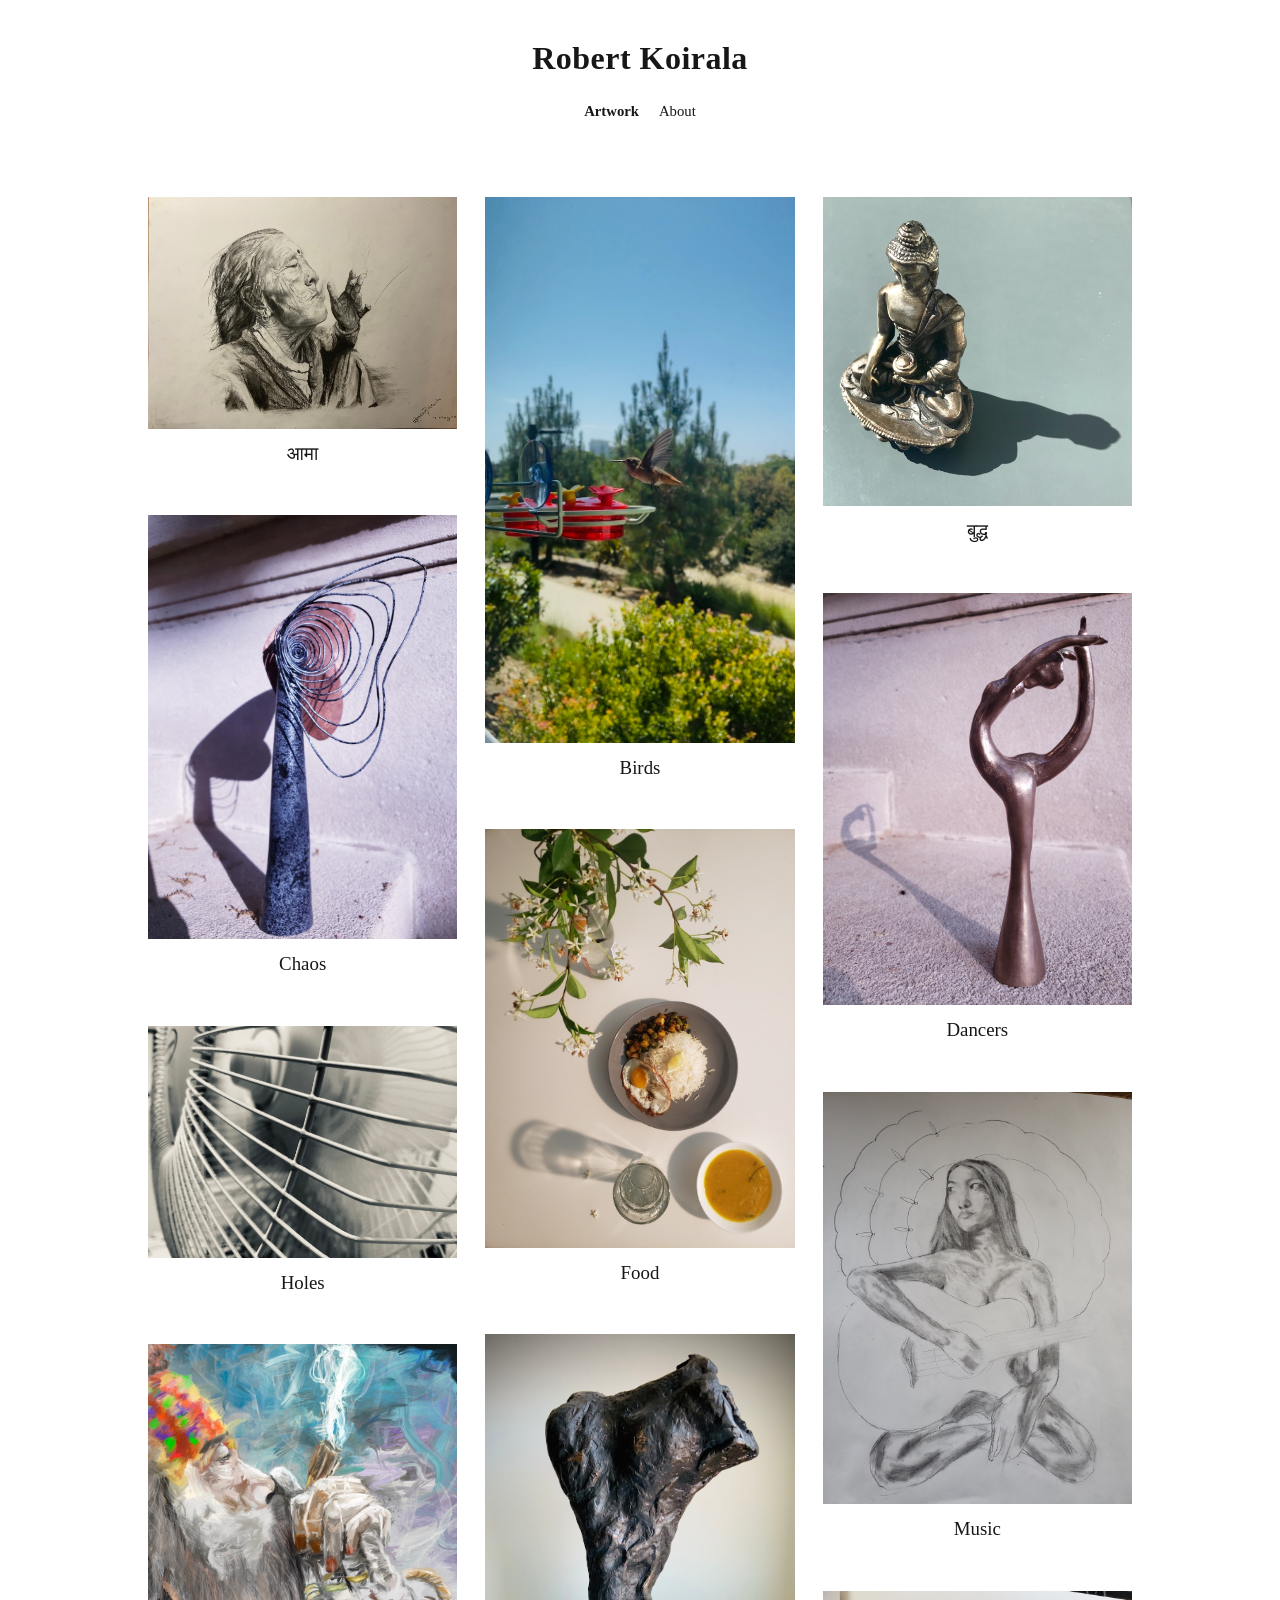
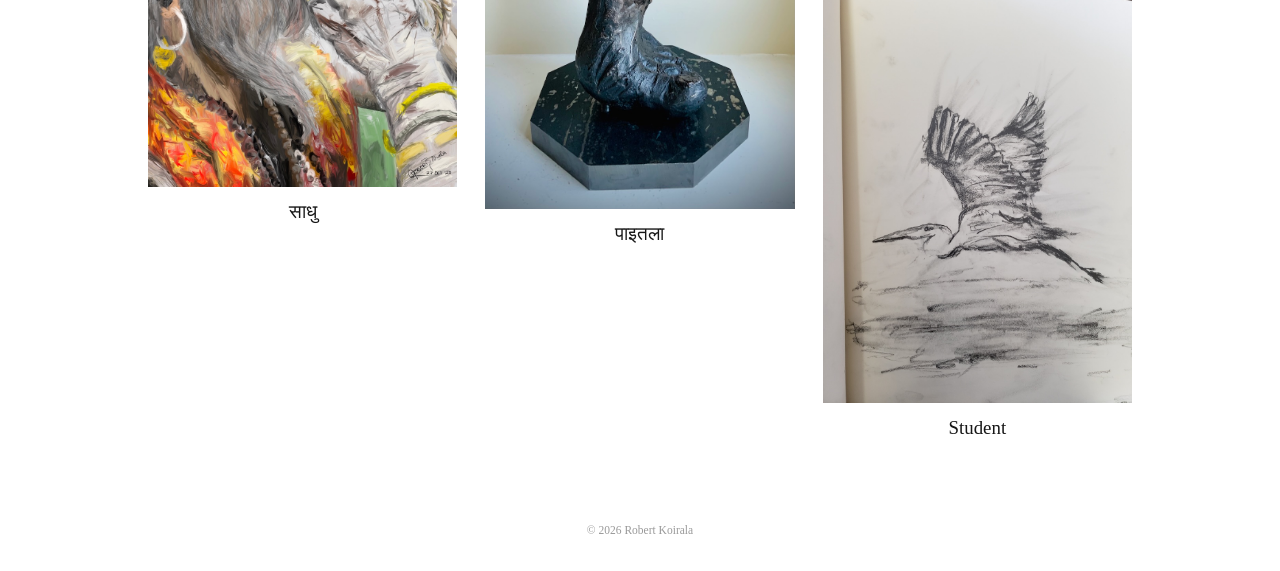
<file: index.html>
<!doctype html>
<html lang="en">
<head>
  <meta charset="utf-8">

  <meta
    name="viewport"
    content="width=device-width, initial-scale=1"
  >

  <meta
    name="description"
    content="Art portfolio of Robert Koirala."
  >

  <title>Robert Koirala</title>

  <link rel="stylesheet" href="./styles.css">
</head>

<body>
  <div class="site-shell">

    <header class="site-header">
      <a class="site-title" href="./">
        Robert Koirala
      </a>
    </header>

    <main>
      <div class="project-grid">

        <a
          class="project-card"
          href="./aama/"
        >
          <img
            src="./images/aama/cover.jpg"
            alt="Selected work from the project aama"
            loading="lazy"
          >
          <h2>आमा</h2>
        </a>

        <a
          class="project-card"
          href="./birds/"
        >
          <img
            src="./images/birds/cover.jpg"
            alt="Selected work from the project Birds"
            loading="lazy"
          >
          <h2>Birds</h2>
        </a>

        <a
          class="project-card"
          href="./buddha/"
        >
          <img
            src="./images/buddha/cover.jpg"
            alt="Selected work from the project बुद्ध"
            loading="lazy"
          >
          <h2 lang="sa">बुद्ध</h2>
        </a>

        <a
          class="project-card"
          href="./chaos/"
        >
          <img
            src="./images/chaos/cover.jpg"
            alt="Selected work from the project Chaos"
            loading="lazy"
          >
          <h2>Chaos</h2>
        </a>

        <a
          class="project-card"
          href="./dancers/"
        >
          <img
            src="./images/dancers/cover.jpg"
            alt="Selected work from the project dancers"
            loading="lazy"
          >
          <h2>Dancers</h2>
        </a>

        <a
          class="project-card"
          href="./food/"
        >
          <img
            src="./images/food/cover.jpg"
            alt="Selected work from the project food"
            loading="lazy"
          >
          <h2>Food</h2>
        </a>

        <a
          class="project-card"
          href="./holes/"
        >
          <img
            src="./images/holes/cover.jpg"
            alt="Selected work from the project holes"
            loading="lazy"
          >
          <h2>Holes</h2>
        </a>

        <a
          class="project-card"
          href="./music/"
        >
          <img
            src="./images/music/cover.jpg"
            alt="Selected work from the project music"
            loading="lazy"
          >
          <h2>Music</h2>
        </a>

        <a
          class="project-card"
          href="./पाइतला/"
        >
          <img
            src="./images/paitala/cover.jpg"
            alt="Selected work from the project paitala"
            loading="lazy"
          >
          <h2>पाइतला</h2>
        </a>

        <a
          class="project-card"
          href="./sadhu/"
        >
          <img
            src="./images/sadhu/cover.jpg"
            alt="Selected work from the project sadhu"
            loading="lazy"
          >
          <h2>साधु</h2>
        </a>

        <a
          class="project-card"
          href="./student/"
        >
          <img
            src="./images/student/cover.jpg"
            alt="Selected work from the project Student"
            loading="lazy"
          >
          <h2>Student</h2>
        </a>

      </div>
    </main>

  </div>
  <script src="./site.js"></script>
</body>
</html>
</file>
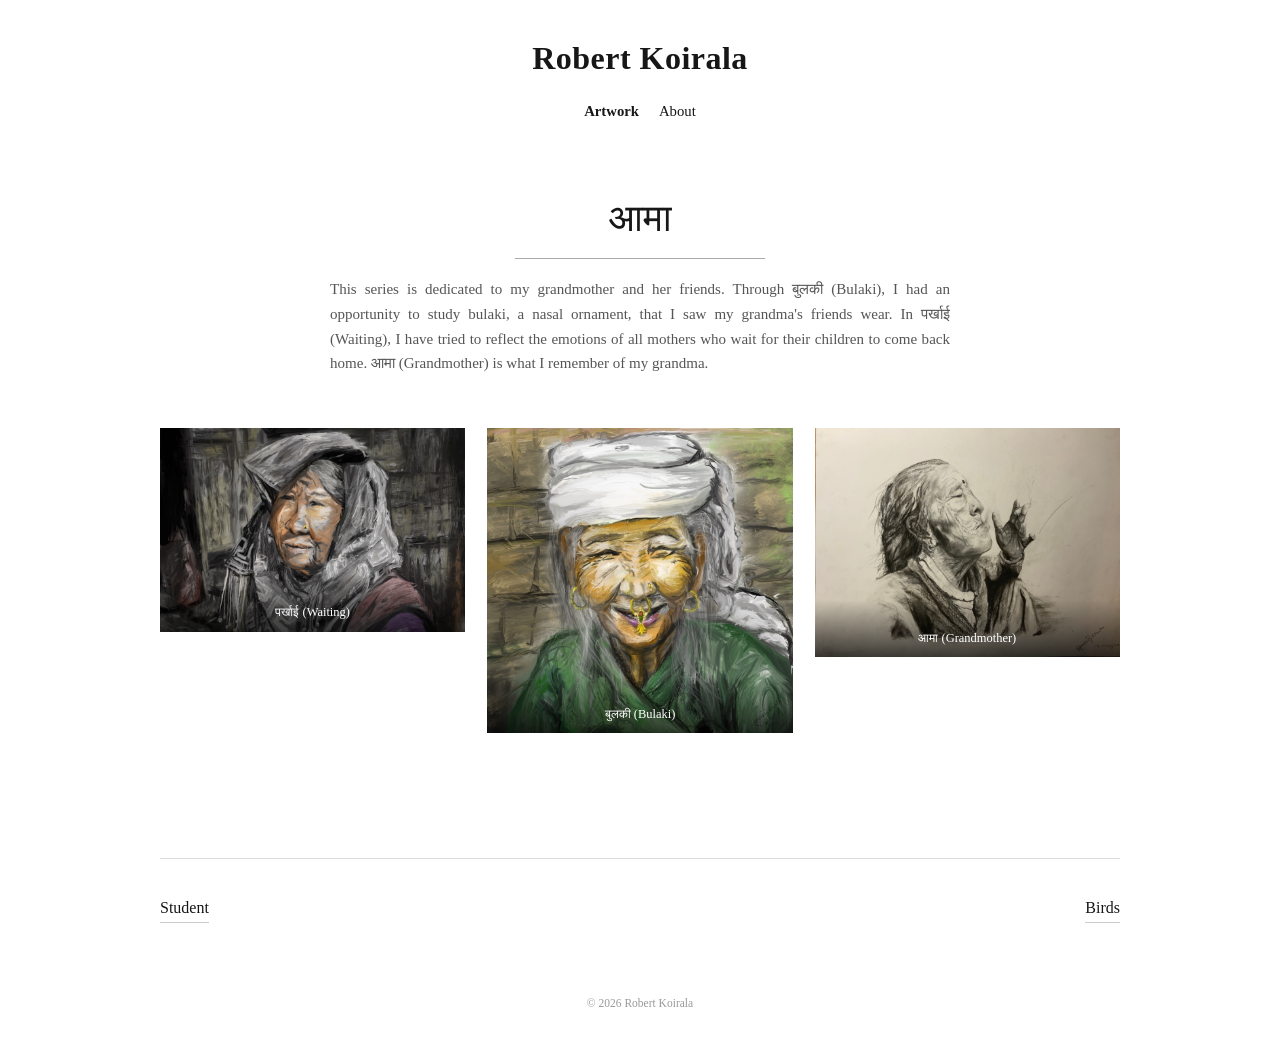
<file: aama/index.html>
<!doctype html>
<html lang="en">
<head>
  <meta charset="utf-8">

  <meta
    name="viewport"
    content="width=device-width, initial-scale=1"
  >

  <meta
    name="description"
    content="Aama, an art project by Robert Koirala."
  >

  <title>Aama — Robert Koirala</title>

  <link rel="stylesheet" href="../styles.css">
</head>

<body>
  <div class="site-shell">

    <header class="site-header">
      <a class="site-title" href="../">
        Robert Koirala
      </a>
    </header>

    <main>
      <header class="project-header">

        <h1 class="project-title" lang="sa">आमा</h1>

        <p class="project-description">
          This series is dedicated to my grandmother and her friends. Through बुलकी (Bulaki), I had an opportunity to study bulaki, a nasal ornament, that I saw my grandma's friends wear. In पर्खाई (Waiting), I have tried to reflect the emotions of all mothers who wait for their children to come back home. आमा (Grandmother) is what I remember of my grandma.
        </p>

      </header>

      <div class="gallery">


        <figure>
          <img
            src="../images/aama/01.jpg"
            alt="First photograph from the Aama project"
          >
          <figcaption>पर्खाई (Waiting)</figcaption>
        </figure>

        <figure>
          <img
            src="../images/aama/02.jpg"
            alt="Second photograph from the Aama project"
            loading="lazy"
          >
          <figcaption>बुलकी (Bulaki)</figcaption>
        </figure>

        <figure>
          <img
            src="../images/aama/03.jpg"
            alt="Third photograph from the Aama project"
            loading="lazy"
          >
          <figcaption>आमा (Grandmother)</figcaption>
        </figure>

      </div>

    </main>

  </div>
  <script src="../site.js"></script>
</body>
</html>
</file>
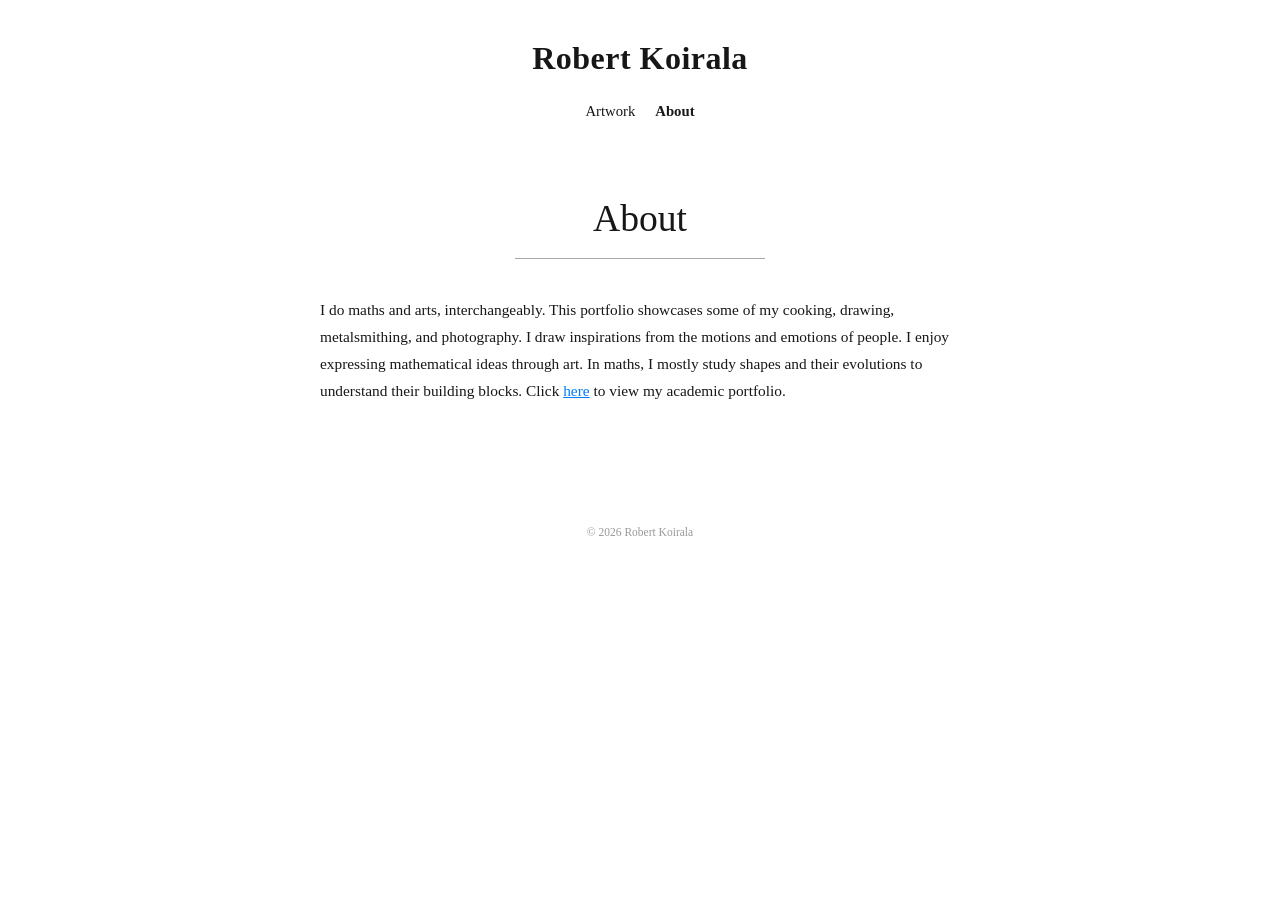
<file: about/index.html>
<!doctype html>
<html lang="en">
<head>
  <meta charset="utf-8">

  <meta
    name="viewport"
    content="width=device-width, initial-scale=1"
  >

  <meta
    name="description"
    content="About Robert Koirala."
  >

  <title>About — Robert Koirala</title>

  <link rel="stylesheet" href="../styles.css">
</head>

<body class="about-page">
  <div class="site-shell">

    <header class="site-header">
      <a class="site-title" href="../">
        Robert Koirala
      </a>
    </header>

    <main class="about">
      <h1 class="about-title">About</h1>

      <div class="about-content">
        <p>
          I do maths and arts, interchangeably. This portfolio showcases some of my cooking, drawing, metalsmithing, and photography. I draw inspirations from the motions and emotions of people. I enjoy expressing mathematical ideas through art. In maths, I mostly study shapes and their evolutions to understand their building blocks. Click <a href="https://robertkoirala.github.io/" style="color: #007bff; text-decoration: underline;">here</a> to view my academic portfolio.
        </p>
      </div>
    </main>

  </div>
  <script src="../site.js"></script>
</body>
</html>
</file>
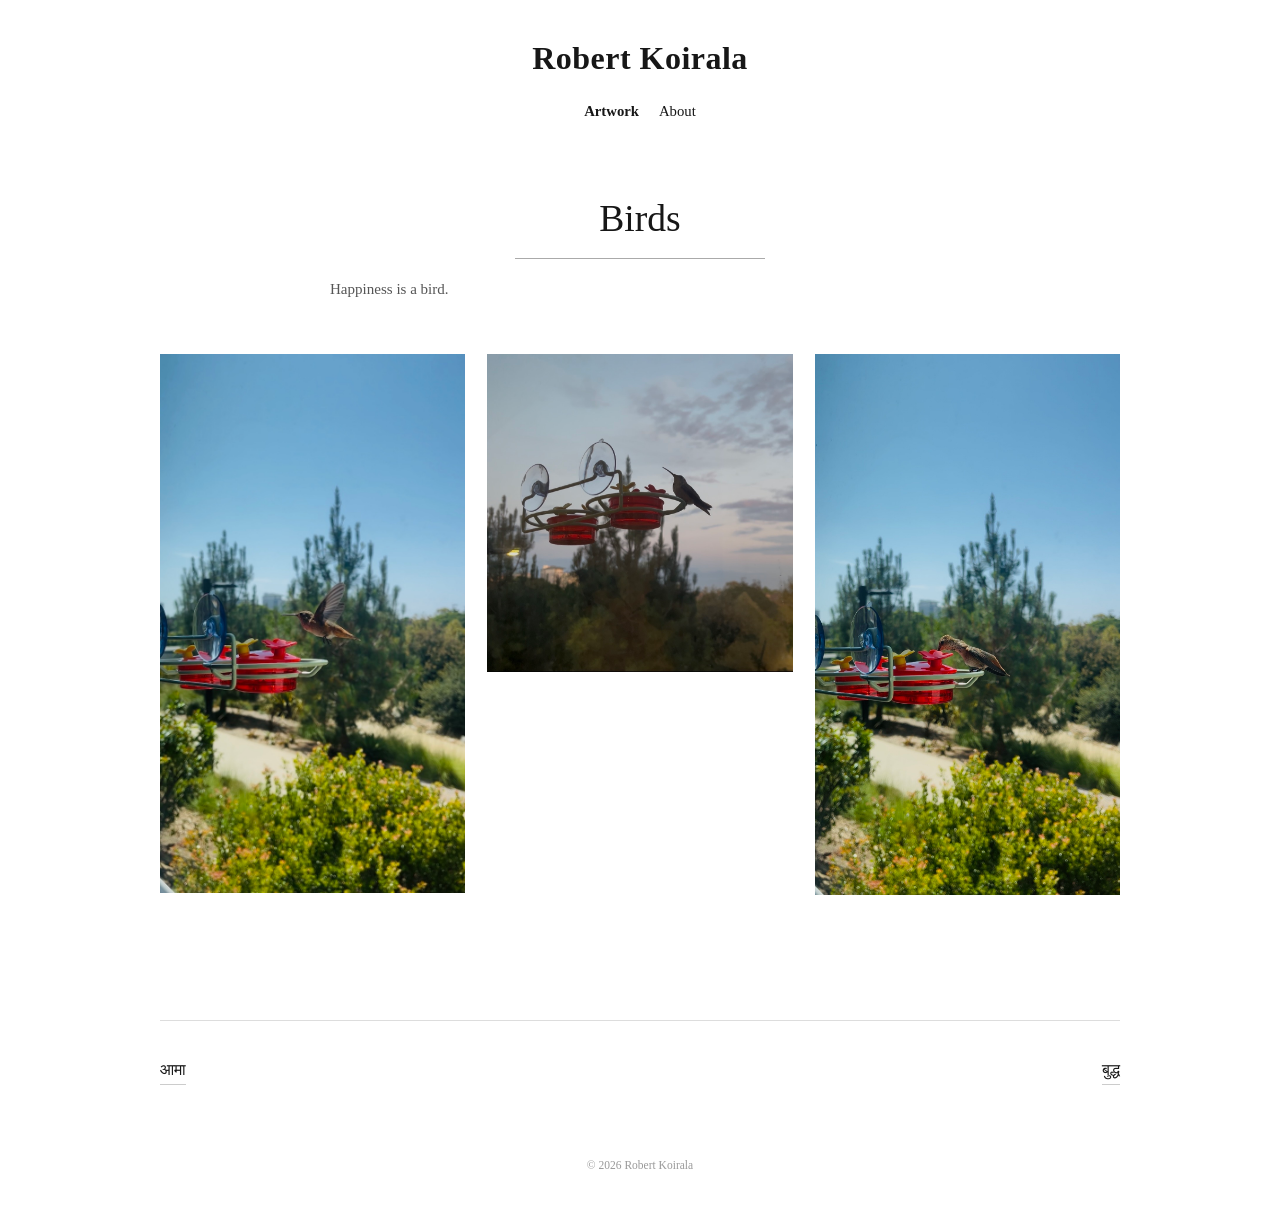
<file: birds/index.html>
<!doctype html>
<html lang="en">
<head>
  <meta charset="utf-8">

  <meta
    name="viewport"
    content="width=device-width, initial-scale=1"
  >

  <meta
    name="description"
    content="Birds, an art project by Robert Koirala."
  >

  <title>Birds — Robert Koirala</title>

  <link rel="stylesheet" href="../styles.css">
</head>

<body>
  <div class="site-shell">

    <header class="site-header">
      <a class="site-title" href="../">
        Robert Koirala
      </a>
    </header>

    <main>
      <header class="project-header">

        <h1 class="project-title">Birds</h1>

        <p class="project-description">
          Happiness is a bird.
        </p>

      </header>

      <div class="gallery">


        <figure>
          <img
            src="../images/birds/01.jpg"
            alt="First photograph from the Birds project"
          >
        </figure>

        <figure>
          <img
            src="../images/birds/02.jpg"
            alt="Second photograph from the Birds project"
            loading="lazy"
          >
        </figure>

        <figure>
          <img
            src="../images/birds/03.jpg"
            alt="Third photograph from the Birds project"
            loading="lazy"
          >
        </figure>

      </div>

    </main>

  </div>
  <script src="../site.js"></script>
</body>
</html>
</file>
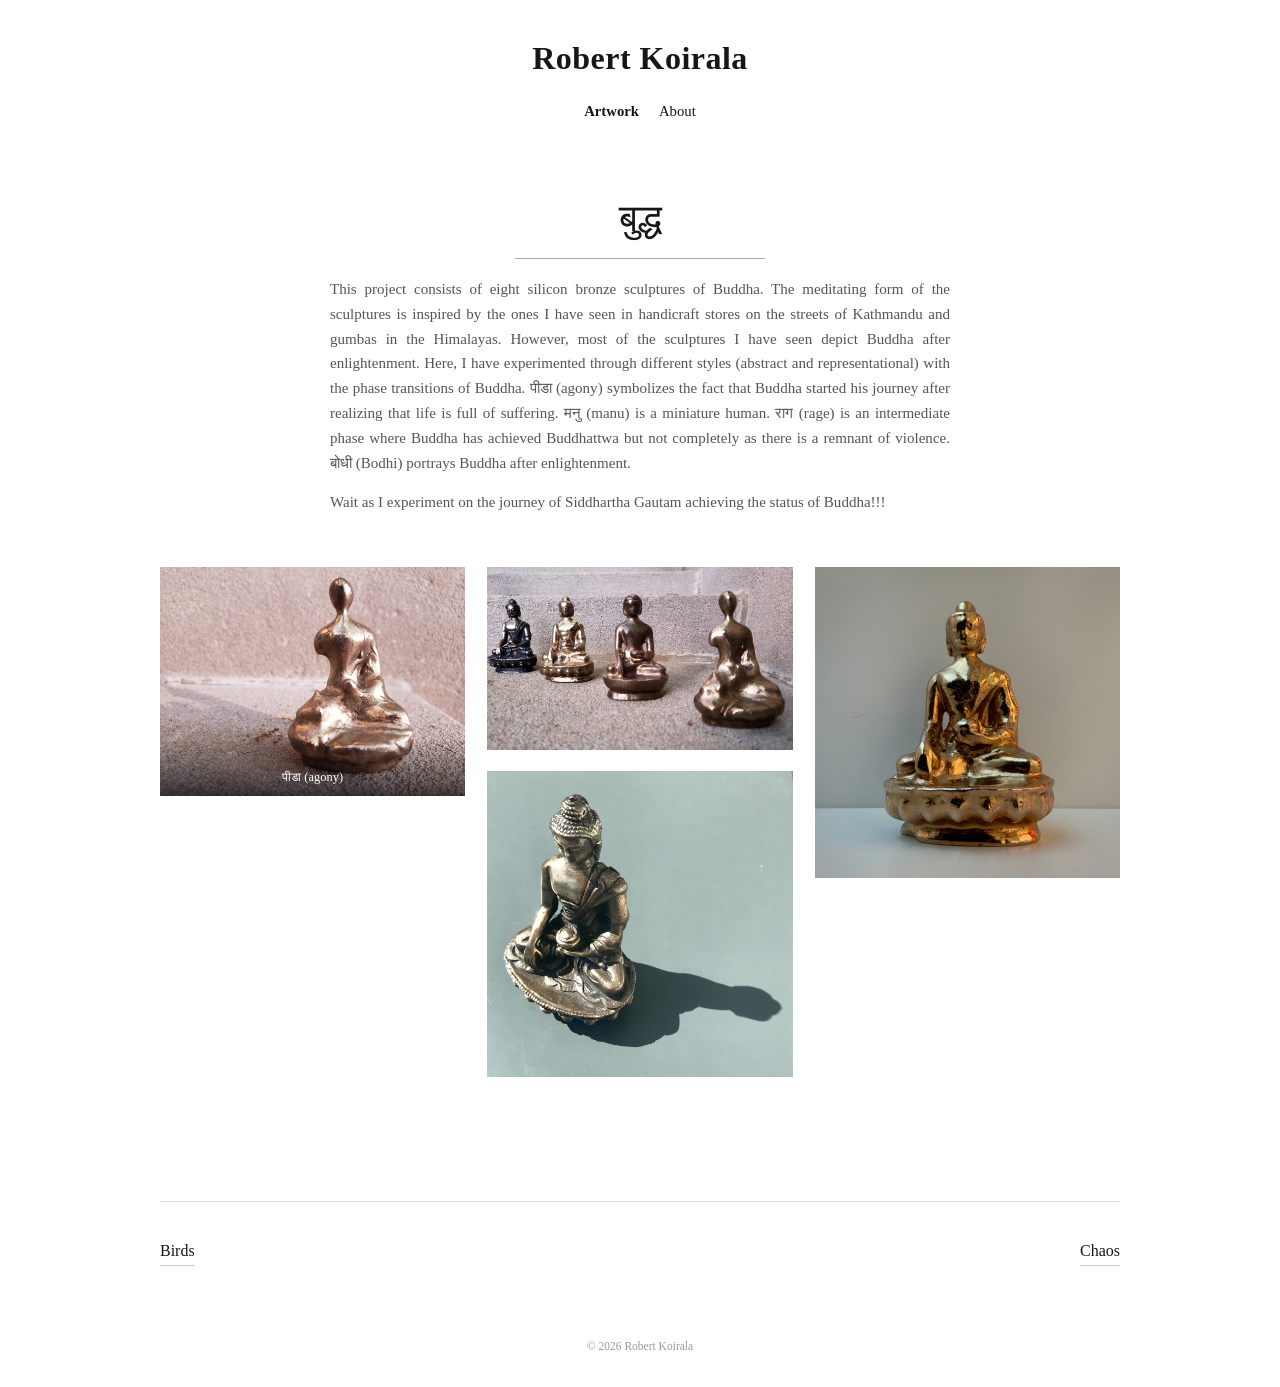
<file: buddha/index.html>
<!doctype html>
<html lang="en">
<head>
  <meta charset="utf-8">

  <meta
    name="viewport"
    content="width=device-width, initial-scale=1"
  >

  <meta
    name="description"
    content="Buddha, an art project by Robert Koirala."
  >

  <title>Buddha — Robert Koirala</title>

  <link rel="stylesheet" href="../styles.css">
</head>

<body>
  <div class="site-shell">

    <header class="site-header">
      <a class="site-title" href="../">
        Robert Koirala
      </a>
    </header>

    <main>
      <header class="project-header">

        <h1 class="project-title" lang="sa">बुद्ध</h1>

        <div class="project-description">
          <p>
            This project consists of eight silicon bronze sculptures of Buddha. The meditating form of the sculptures is inspired by the ones I have seen in handicraft stores on the streets of Kathmandu and gumbas in the Himalayas. However, most of the sculptures I have seen depict Buddha after enlightenment. Here, I have experimented through different styles (abstract and representational) with the phase transitions of Buddha. पीडा (agony) symbolizes the fact that Buddha started his journey after realizing that life is full of suffering. मनु (manu) is a miniature human. राग (rage) is an intermediate phase where Buddha has achieved Buddhattwa but not completely as there is a remnant of violence. बोधी (Bodhi) portrays Buddha after enlightenment.
          </p>

          <p>
            Wait as I experiment on the journey of Siddhartha Gautam achieving the status of Buddha!!!
          </p>
        </div>

      </header>

      <div class="gallery">


        <figure>
          <img
            src="../images/buddha/01.jpg"
            alt="First photograph from the Buddha project"
          >
          <figcaption>पीडा (agony)</figcaption>
        </figure>

        <figure>
          <img
            src="../images/buddha/02.jpg"
            alt="Second photograph from the Buddha project"
            loading="lazy"
          >
        </figure>

        <figure>
          <img
            src="../images/buddha/03.jpg"
            alt="Third photograph from the Buddha project"
            loading="lazy"
          >
        </figure>

        <figure>
          <img
            src="../images/buddha/04.jpg"
            alt="Fourth photograph from the Buddha project"
            loading="lazy"
          >
        </figure>

      </div>

    </main>

  </div>
  <script src="../site.js"></script>
</body>
</html>
</file>
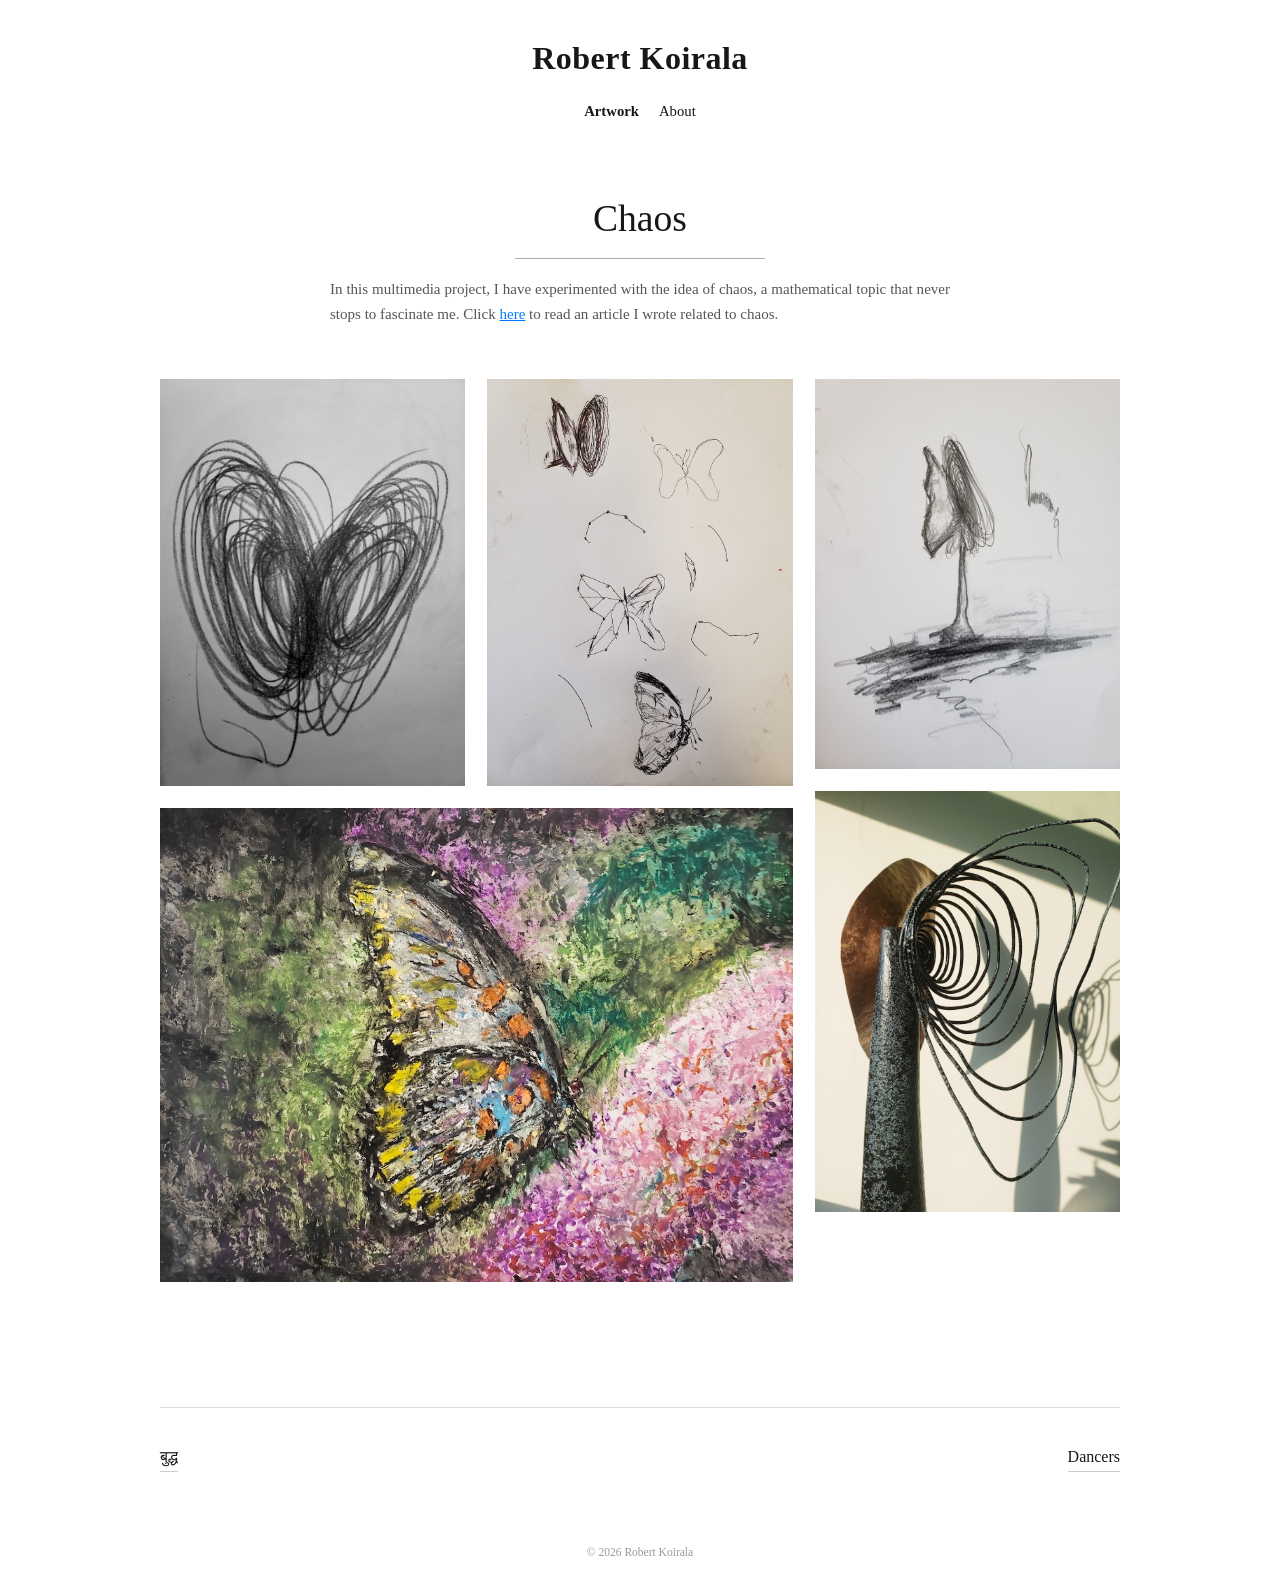
<file: chaos/index.html>
<!doctype html>
<html lang="en">
<head>
  <meta charset="utf-8">

  <meta
    name="viewport"
    content="width=device-width, initial-scale=1"
  >

  <meta
    name="description"
    content="Chaos, an art project by Robert Koirala."
  >

  <title>Chaos — Robert Koirala</title>

  <link rel="stylesheet" href="../styles.css">
</head>

<body>
  <div class="site-shell">

    <header class="site-header">
      <a class="site-title" href="../">
        Robert Koirala
      </a>
    </header>

    <main>
      <header class="project-header">

        <h1 class="project-title">Chaos</h1>

        <p class="project-description">
          In this multimedia project, I have experimented with the idea of chaos, a mathematical topic that never stops to fascinate me. Click <a href="https://thetech.com/2021/02/04/fractals-broccoli" style="color: #007bff; text-decoration: underline;">here</a> to read an article I wrote related to chaos.
        </p>

      </header>

      <div class="gallery">


        <figure>
          <img
            src="../images/chaos/01.jpg"
            alt="First photograph from the Chaos project"
          >
        </figure>

        <figure>
          <img
            src="../images/chaos/02.jpg"
            alt="Second photograph from the Chaos project"
            loading="lazy"
          >
        </figure>

        <figure>
          <img
            src="../images/chaos/03.jpg"
            alt="Third photograph from the Chaos project"
            loading="lazy"
          >
        </figure>

        <figure>
          <img
            src="../images/chaos/04.jpg"
            alt="Fourth photograph from the Chaos project"
            loading="lazy"
          >
        </figure>

        

        <figure class="gallery-item--wide">
          <img
            src="../images/chaos/05.jpg"
            alt="Fifth photograph from the Chaos project"
            loading="lazy"
          >
        </figure>

      </div>

    </main>

  </div>
  <script src="../site.js"></script>
</body>
</html>
</file>
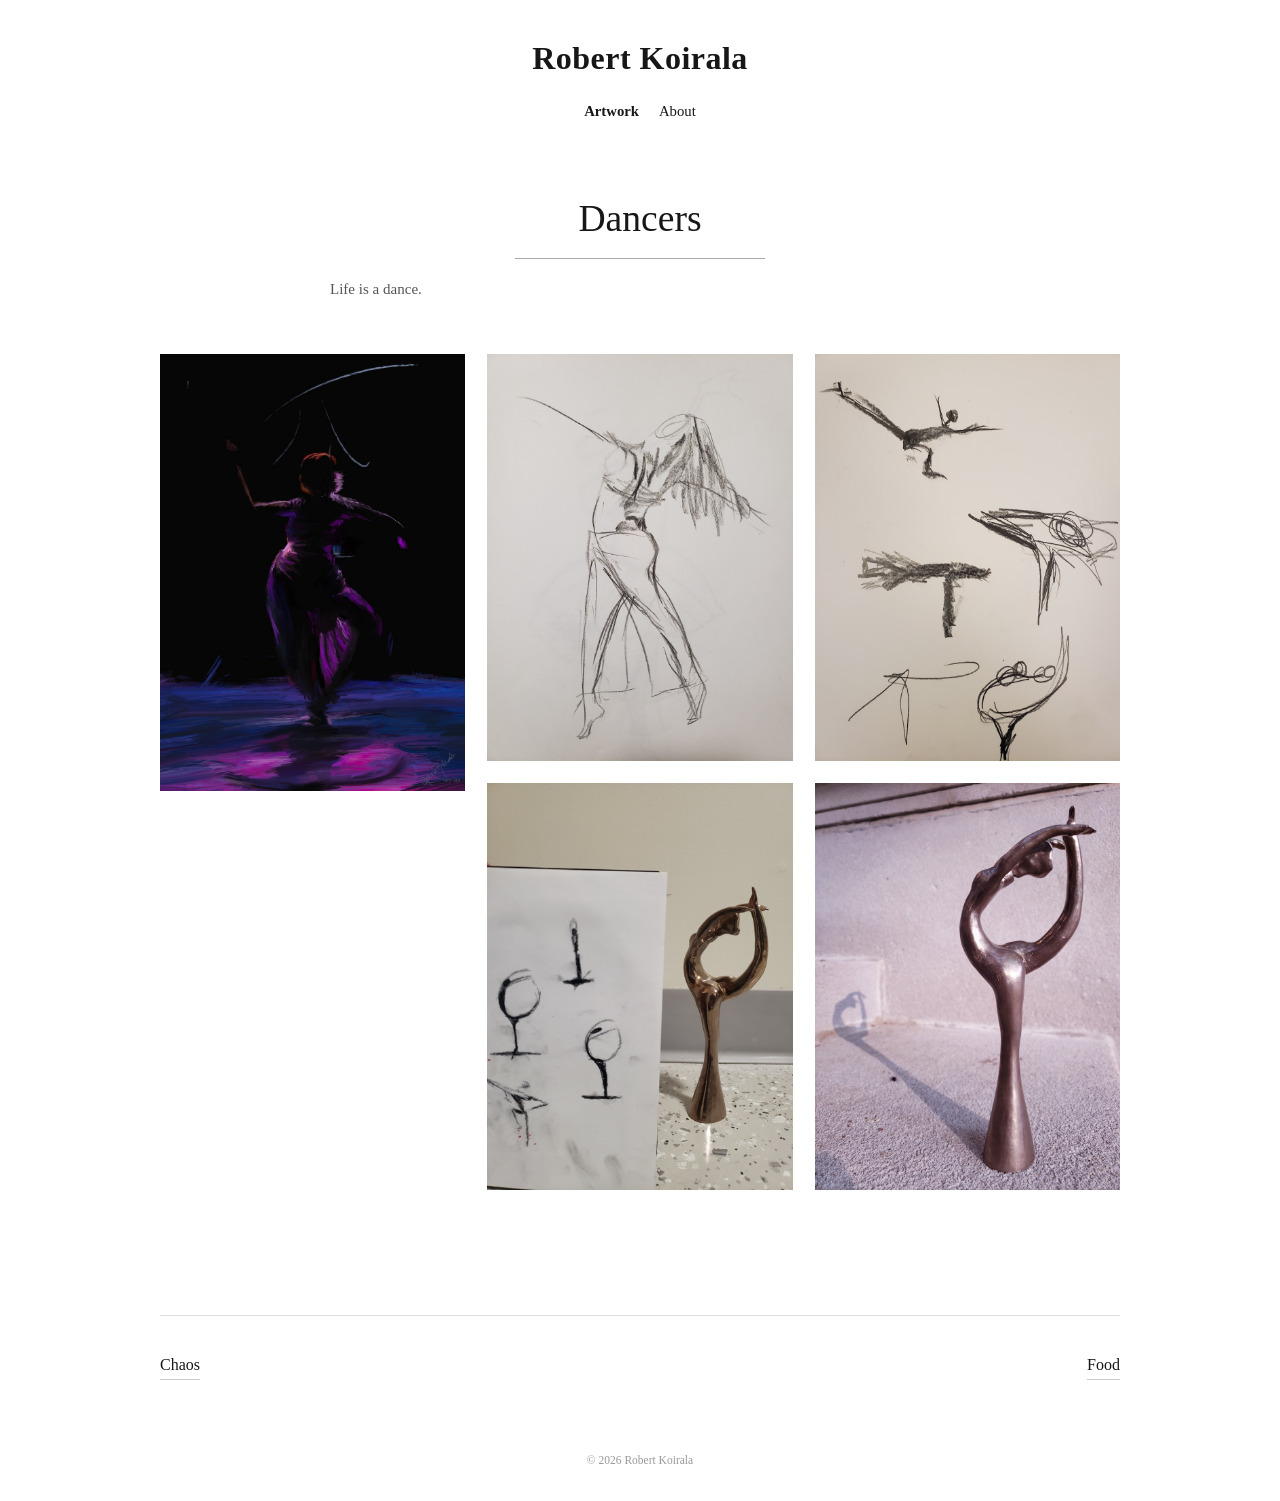
<file: dancers/index.html>
<!doctype html>
<html lang="en">
<head>
  <meta charset="utf-8">

  <meta
    name="viewport"
    content="width=device-width, initial-scale=1"
  >

  <meta
    name="description"
    content="Dancers, an art project by Robert Koirala."
  >

  <title>Dancers — Robert Koirala</title>

  <link rel="stylesheet" href="../styles.css">
</head>

<body>
  <div class="site-shell">

    <header class="site-header">
      <a class="site-title" href="../">
        Robert Koirala
      </a>
    </header>

    <main>
      <header class="project-header">

        <h1 class="project-title">Dancers</h1>

        <p class="project-description">
          Life is a dance.
        </p>

      </header>

      <div class="gallery">


        <figure>
          <img
            src="../images/dancers/01.jpg"
            alt="First photograph from the Dancers project"
          >
        </figure>

        <figure>
          <img
            src="../images/dancers/02.jpg"
            alt="Second photograph from the Dancers project"
            loading="lazy"
          >
        </figure>

        <figure>
          <img
            src="../images/dancers/03.jpg"
            alt="Third photograph from the Dancers project"
            loading="lazy"
          >
        </figure>

        <figure>
          <img
            src="../images/dancers/04.jpg"
            alt="Fourth photograph from the Dancers project"
            loading="lazy"
          >
        </figure>

        <figure>
          <img
            src="../images/dancers/05.jpg"
            alt="Fifth photograph from the Dancers project"
            loading="lazy"
          >
        </figure>

      </div>

    </main>

  </div>
  <script src="../site.js"></script>
</body>
</html>
</file>
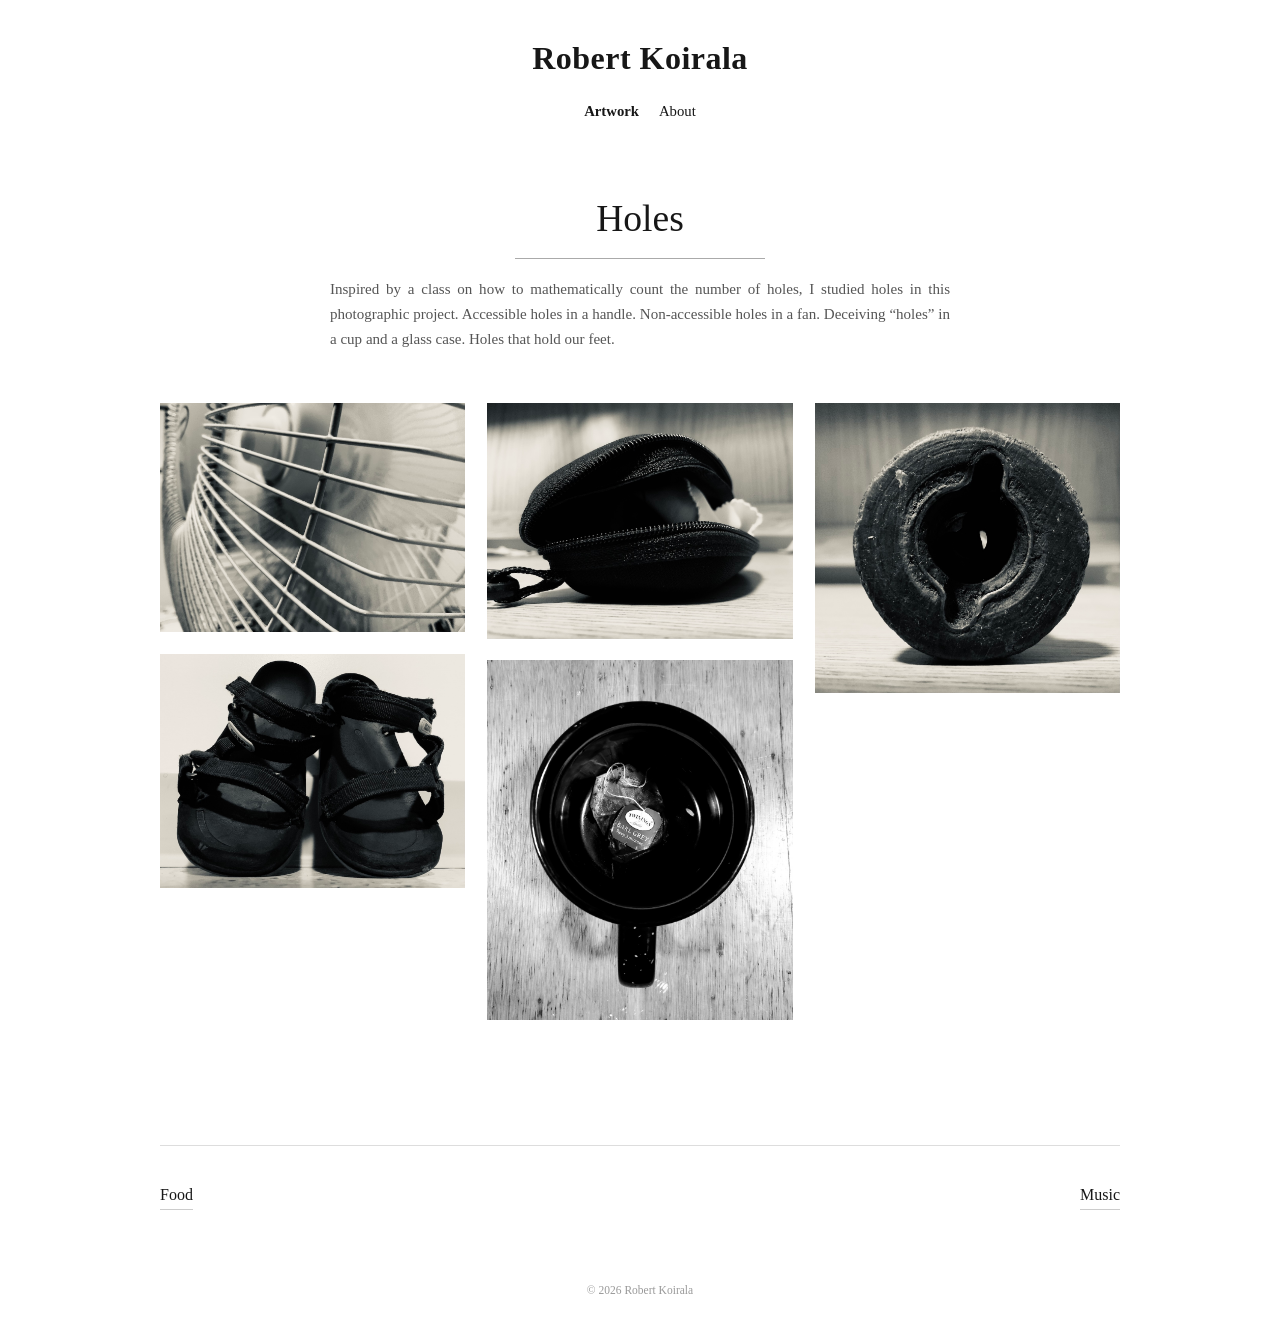
<file: holes/index.html>
<!doctype html>
<html lang="en">
<head>
  <meta charset="utf-8">

  <meta
    name="viewport"
    content="width=device-width, initial-scale=1"
  >

  <meta
    name="description"
    content="Holes, an art project by Robert Koirala."
  >

  <title>Holes — Robert Koirala</title>

  <link rel="stylesheet" href="../styles.css">
</head>

<body>
  <div class="site-shell">

    <header class="site-header">
      <a class="site-title" href="../">
        Robert Koirala
      </a>
    </header>

    <main>
      <header class="project-header">

        <h1 class="project-title">Holes</h1>

        <p class="project-description">
          Inspired by a class on how to mathematically count the number of holes, I studied holes in this photographic project. Accessible holes in a handle. Non-accessible holes in a fan. Deceiving “holes” in a cup and a glass case. Holes that hold our feet.
        </p>

      </header>

      <div class="gallery">


        <figure>
          <img
            src="../images/holes/01.jpg"
            alt="First photograph from the Holes project"
          >
        </figure>

        <figure>
          <img
            src="../images/holes/02.jpg"
            alt="Second photograph from the Holes project"
            loading="lazy"
          >
        </figure>

        <figure>
          <img
            src="../images/holes/03.jpg"
            alt="Third photograph from the Holes project"
            loading="lazy"
          >
        </figure>

        <figure>
          <img
            src="../images/holes/04.jpg"
            alt="Fourth photograph from the Holes project"
            loading="lazy"
          >
        </figure>

        <figure>
          <img
            src="../images/holes/05.jpg"
            alt="Fifth photograph from the Holes project"
            loading="lazy"
          >
        </figure>

      </div>

    </main>

  </div>
  <script src="../site.js"></script>
</body>
</html>
</file>
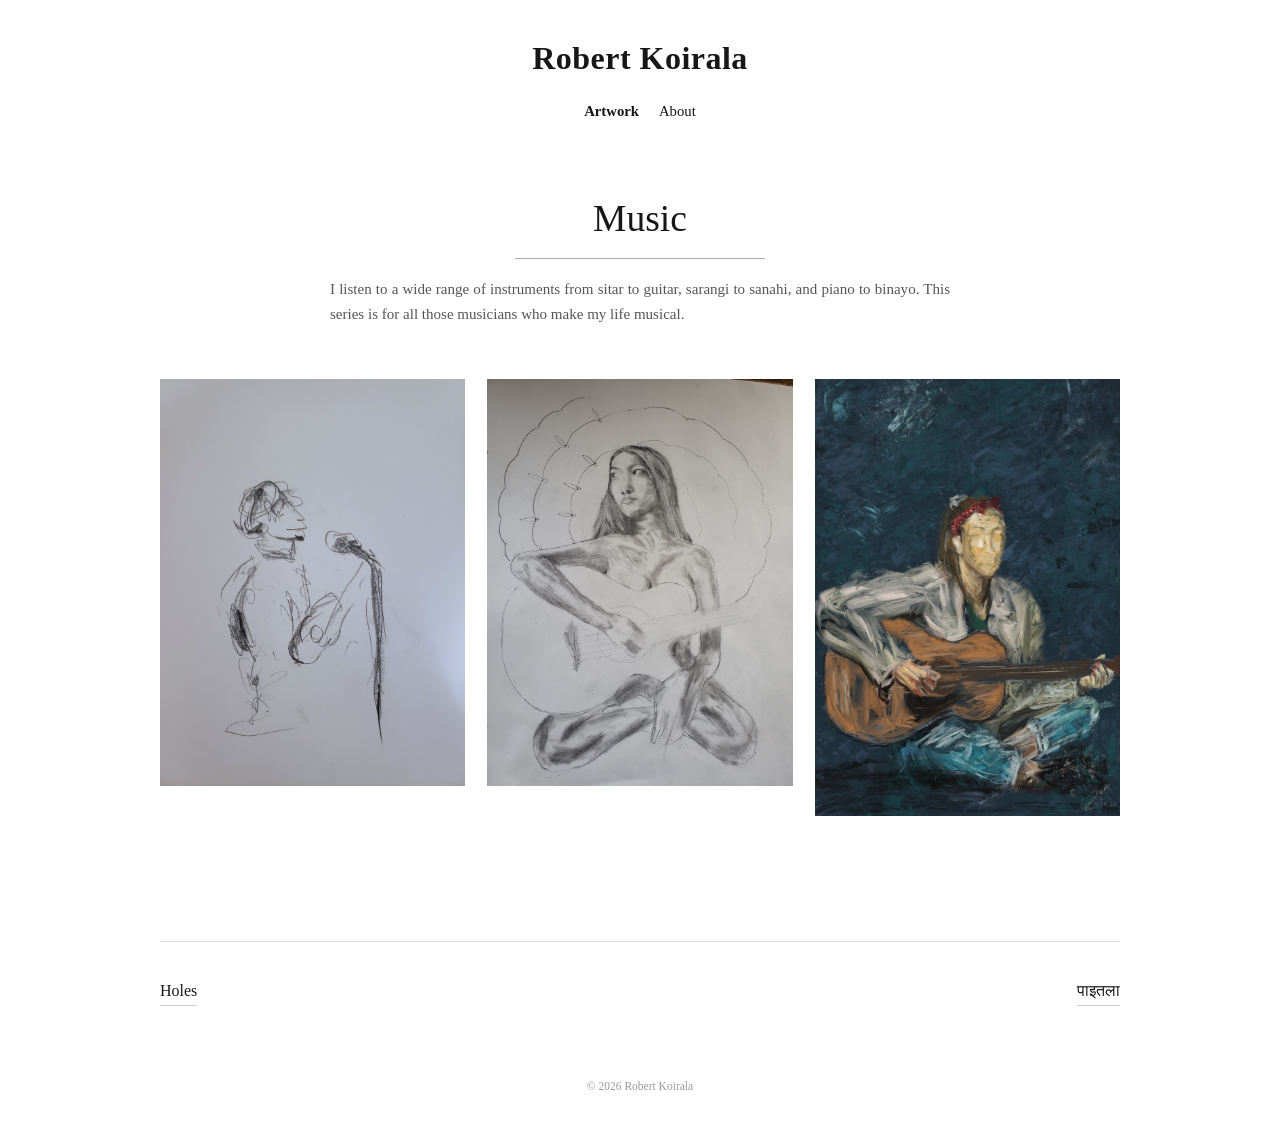
<file: music/index.html>
<!doctype html>
<html lang="en">
<head>
  <meta charset="utf-8">

  <meta
    name="viewport"
    content="width=device-width, initial-scale=1"
  >

  <meta
    name="description"
    content="Music, an art project by Robert Koirala."
  >

  <title>Music — Robert Koirala</title>

  <link rel="stylesheet" href="../styles.css">
</head>

<body>
  <div class="site-shell">

    <header class="site-header">
      <a class="site-title" href="../">
        Robert Koirala
      </a>
    </header>

    <main>
      <header class="project-header">

        <h1 class="project-title">Music</h1>

        <p class="project-description">
          I listen to a wide range of instruments from sitar to guitar, sarangi to sanahi, and piano to binayo. This series is for all those musicians who make my life musical.
        </p>

      </header>

      <div class="gallery">


        <figure>
          <img
            src="../images/music/01.jpg"
            alt="First photograph from the Music project"
          >
        </figure>

        <figure>
          <img
            src="../images/music/02.jpg"
            alt="Second photograph from the Music project"
            loading="lazy"
          >
        </figure>

        <figure>
          <img
            src="../images/music/03.jpg"
            alt="Third photograph from the Music project"
            loading="lazy"
          >
        </figure>

      </div>

    </main>

  </div>
  <script src="../site.js"></script>
</body>
</html>
</file>
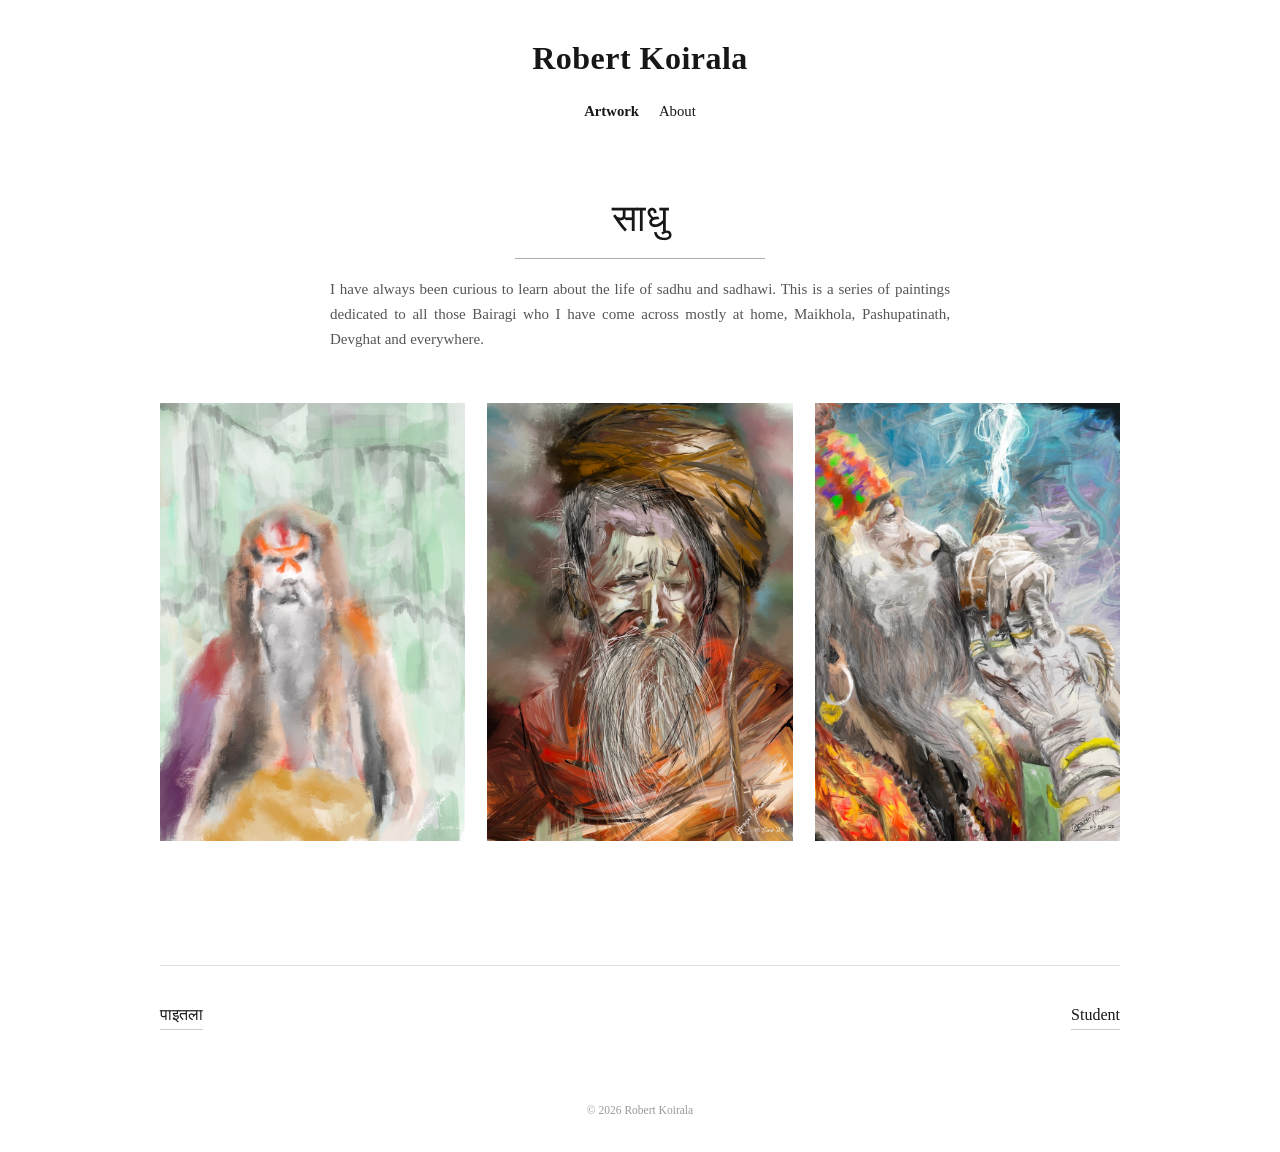
<file: sadhu/index.html>
<!doctype html>
<html lang="en">
<head>
  <meta charset="utf-8">

  <meta
    name="viewport"
    content="width=device-width, initial-scale=1"
  >

  <meta
    name="description"
    content="Sadhu, an art project by Robert Koirala."
  >

  <title>Sadhu — Robert Koirala</title>

  <link rel="stylesheet" href="../styles.css">
</head>

<body>
  <div class="site-shell">

    <header class="site-header">
      <a class="site-title" href="../">
        Robert Koirala
      </a>
    </header>

    <main>
      <header class="project-header">

        <h1 class="project-title" lang="sa">साधु</h1>

        <p class="project-description">
          I have always been curious to learn about the life of sadhu and sadhawi. This is a series of paintings dedicated to all those Bairagi who I have come across mostly at home, Maikhola, Pashupatinath, Devghat and everywhere. 
        </p>

      </header>

      <div class="gallery">


        <figure>
          <img
            src="../images/sadhu/01.jpg"
            alt="First photograph from the Sadhu project"
          >
        </figure>

        <figure>
          <img
            src="../images/sadhu/02.jpg"
            alt="Second photograph from the Sadhu project"
            loading="lazy"
          >
        </figure>

        <figure>
          <img
            src="../images/sadhu/03.jpg"
            alt="Third photograph from the Sadhu project"
            loading="lazy"
          >
        </figure>

      </div>

    </main>

  </div>
  <script src="../site.js"></script>
</body>
</html>
</file>
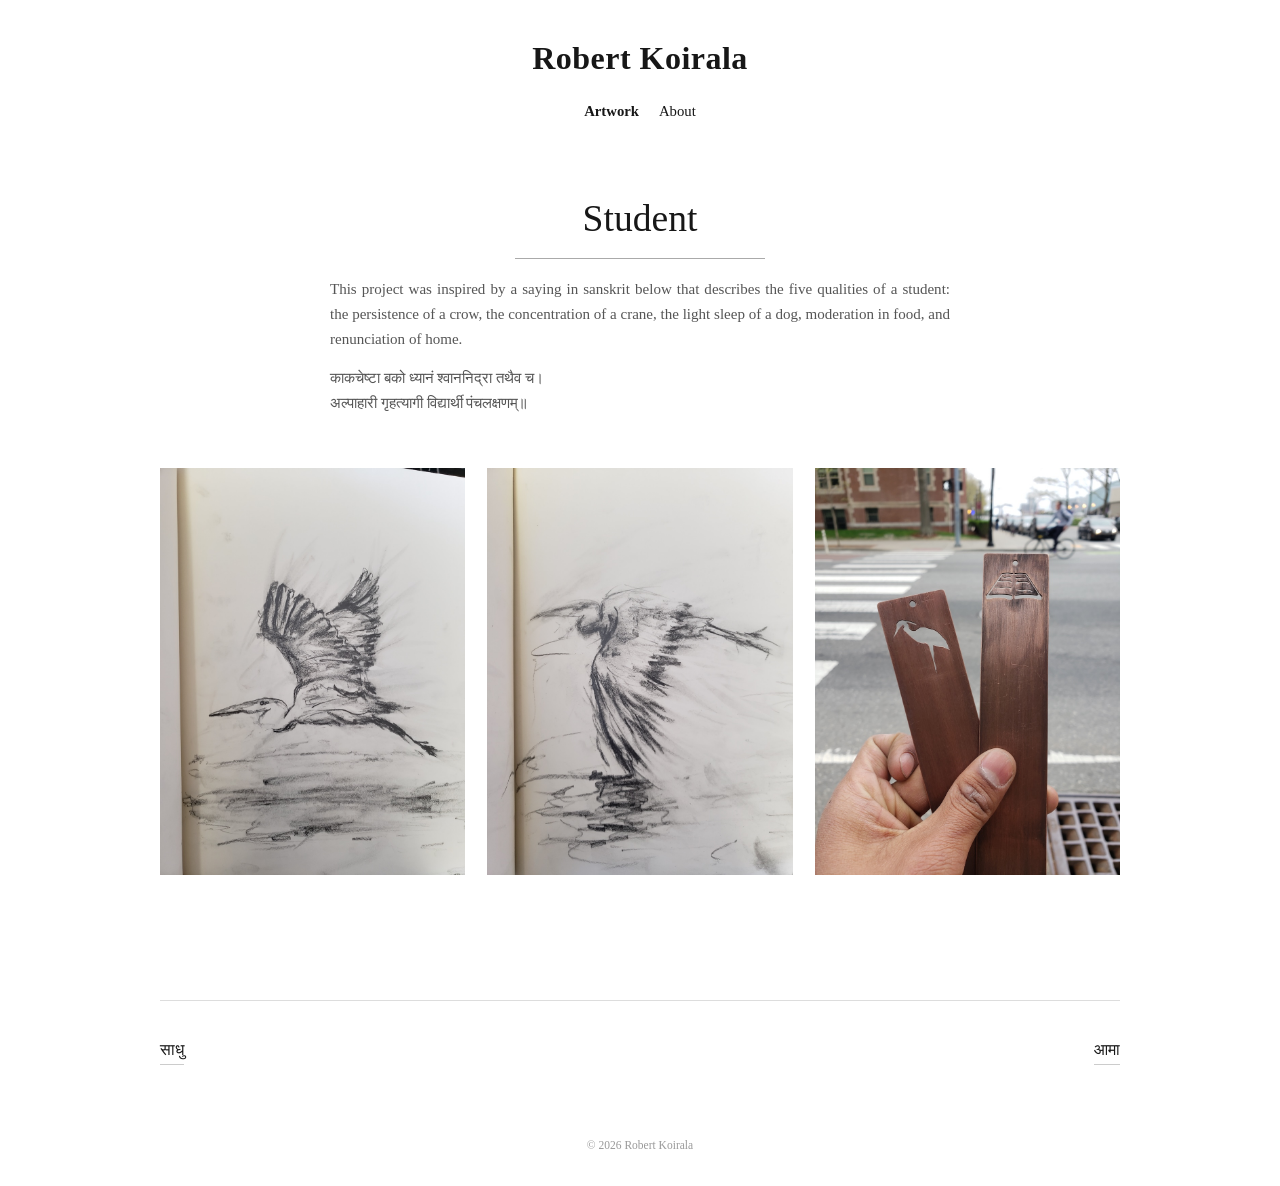
<file: student/index.html>
<!doctype html>
<html lang="en">
<head>
  <meta charset="utf-8">

  <meta
    name="viewport"
    content="width=device-width, initial-scale=1"
  >

  <meta
    name="description"
    content="Student, an art project by Robert Koirala."
  >

  <title>Student — Robert Koirala</title>

  <link rel="stylesheet" href="../styles.css">
</head>

<body>
  <div class="site-shell">

    <header class="site-header">
      <a class="site-title" href="../">
        Robert Koirala
      </a>
    </header>

    <main>
      <header class="project-header">

        <h1 class="project-title">Student</h1>

        <div class="project-description">
          <p>
            This project was inspired by a saying in sanskrit below that describes the five qualities of a student: the persistence of a crow, the concentration of a crane, the light sleep of a dog, moderation in food, and renunciation of home.
          </p>

          <p>
            काकचेष्टा बको ध्यानं श्वाननिद्रा तथैव च।<br>
            अल्पाहारी गृहत्यागी विद्यार्थी पंचलक्षणम्॥
          </p>
        </div>

      </header>

      <div class="gallery">


        <figure>
          <img
            src="../images/student/01.jpg"
            alt="First photograph from the Student project"
          >
        </figure>

        <figure>
          <img
            src="../images/student/02.jpg"
            alt="Second photograph from the Student project"
            loading="lazy"
          >
        </figure>

        <figure>
          <img
            src="../images/student/03.jpg"
            alt="Third photograph from the Student project"
            loading="lazy"
          >
        </figure>

      </div>

    </main>

  </div>
  <script src="../site.js"></script>
</body>
</html>
</file>
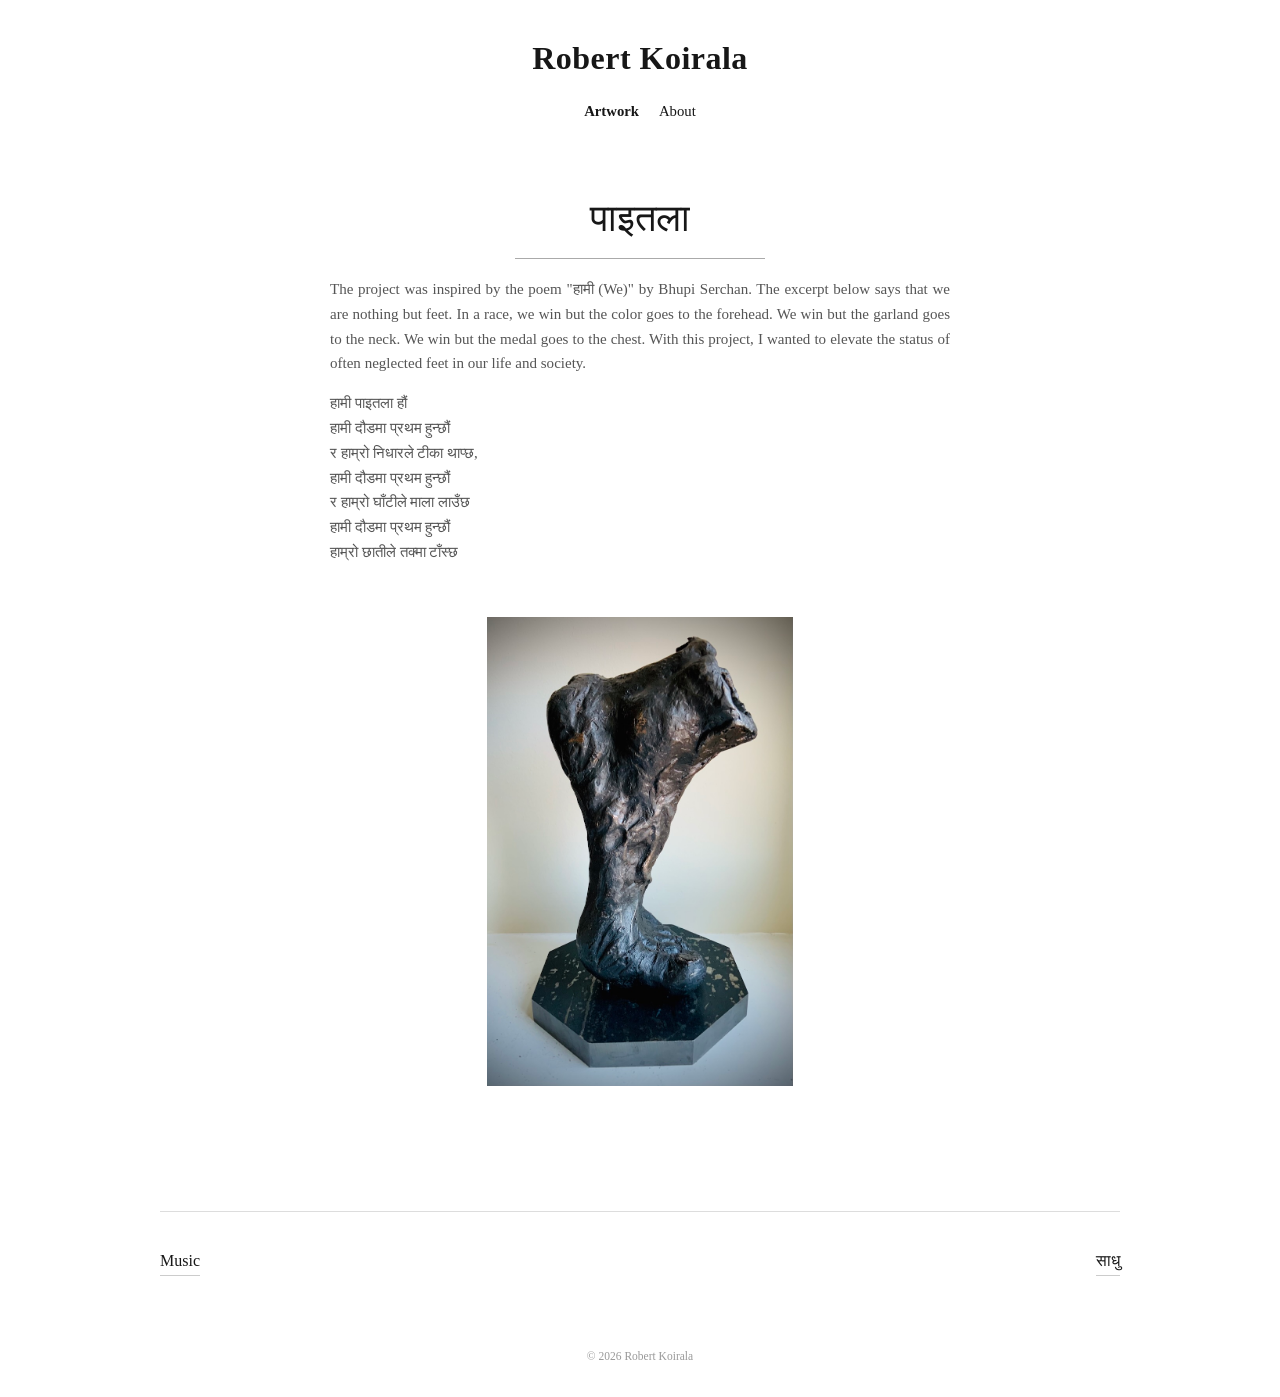
<file: पाइतला/index.html>
<!doctype html>
<html lang="en">
<head>
  <meta charset="utf-8">

  <meta
    name="viewport"
    content="width=device-width, initial-scale=1"
  >

  <meta
    name="description"
    content="Paitala, an art project by Robert Koirala."
  >

  <title>Paitala — Robert Koirala</title>

  <link rel="stylesheet" href="../styles.css">
</head>

<body>
  <div class="site-shell">

    <header class="site-header">
      <a class="site-title" href="../">
        Robert Koirala
      </a>
    </header>

    <main>
      <header class="project-header">

        <h1 class="project-title" lang="sa">पाइतला</h1>

        <div class="project-description">
          <p>
            The project was inspired by the poem "हामी (We)" by Bhupi Serchan. The excerpt below says that we are nothing but feet. In a race, we win but the color goes to the forehead. We win but the garland goes to the neck. We win but the medal goes to the chest. With this project, I wanted to elevate the status of often neglected feet in our life and society.
          </p>

          <p>
            हामी पाइतला हौं<br>
            हामी दौडमा प्रथम हुन्छौं<br>
            र हाम्रो निधारले टीका थाप्छ,<br>
            हामी दौडमा प्रथम हुन्छौं<br>
            र हाम्रो घाँटीले माला लाउँछ<br>
            हामी दौडमा प्रथम हुन्छौं<br>
            हाम्रो छातीले तक्मा टाँस्छ
          </p>
        </div>

      </header>

      <div class="gallery">


        <figure>
          <img
            src="../images/paitala/01.jpg"
            alt="First photograph from the Paitala project"
          >
        </figure>

      </div>

    </main>

  </div>
  <script src="../site.js"></script>
</body>
</html>
</file>
<file: styles.css>
/* Minimal reset */
*,
*::before,
*::after {
  box-sizing: border-box;
}

html {
  background: #fff;
  color: #171717;
  font-family: Georgia, "Times New Roman", Times, serif;
}

body {
  margin: 0;
}

img {
  display: block;
  max-width: 100%;
}

a {
  color: inherit;
  text-decoration: none;
}

/* Shared page frame */
.site-shell {
  width: min(100% - 64px, 1080px);
  margin-inline: auto;
}

.site-header {
  padding: 40px 0 72px;
  text-align: center;
}

.site-title {
  display: inline-block;
  font-size: clamp(1.55rem, 3vw, 2rem);
  font-weight: 600;
  letter-spacing: 0.015em;
}

.site-title:hover,
.site-nav-link:hover {
  opacity: 0.6;
}

.site-title:focus-visible,
.project-card:focus-visible,
.site-nav-link:focus-visible {
  outline: 2px solid currentColor;
  outline-offset: 6px;
}

.site-nav {
  display: flex;
  justify-content: center;
  gap: clamp(8px, 2vw, 16px);
  margin-top: clamp(16px, 2.5vw, 22px);
}

.site-nav-link {
  padding: 4px 2px;
  font-size: clamp(0.8rem, 1.5vw, 0.92rem);
  font-weight: 400;
  line-height: 1.2;
}

.site-nav-link[aria-current="page"] {
  font-weight: 600;
}

.site-footer {
  padding-bottom: 32px;
  color: #999;
  font-size: 0.72rem;
  line-height: 1.5;
  text-align: center;
}

/* Homepage */
.project-grid {
  --project-column-gap: 28px;
  --project-row-gap: 48px;
  display: grid;
  grid-template-columns: repeat(3, minmax(0, 1fr));
  align-items: start;
  gap: var(--project-row-gap) var(--project-column-gap);
  padding-inline: clamp(16px, 4vw, 48px);
  padding-bottom: 80px;
}

.project-grid.is-masonry {
  position: relative;
  display: block;
}

.project-grid.is-masonry .project-card {
  position: absolute;
}

.project-card {
  display: block;
  width: 100%;
}

.project-card img,
.gallery img {
  width: 100%;
  height: auto;
  background: #f4f4f4;
}

.project-card h2 {
  margin: 12px 0 0;
  font-size: 1.18rem;
  font-weight: 500;
  line-height: 1.4;
  text-align: center;
}

.project-card:hover img {
  opacity: 0.6;
}

/* Project pages */
.project-header {
  width: 100%;
  max-width: 800px;
  margin: 0 auto 52px;
}

.project-title,
.about-title {
  font-size: clamp(1.6rem, 3vw, 2.35rem);
  font-weight: 400;
  line-height: 1.15;
  text-align: center;
}

.project-title {
  margin: 0;
}

.project-title::after,
.about-title::after {
  content: "";
  display: block;
  width: clamp(112px, 28vw, 250px);
  margin: 18px auto 0;
  border-top: 1px solid #aaa;
}

.project-description {
  margin: 18px auto 0;
  max-width: 700px;
  padding-inline: clamp(14px, 4vw, 40px);
  color: #555;
  font-size: 0.94rem;
  line-height: 1.65;
  text-align: justify;
}

.project-description > p {
  margin: 0 0 1em;
}

.project-description > p:last-child {
  margin-bottom: 0;
}

/* About page */
.about {
  max-width: 720px;
  margin-inline: auto;
  padding: 0 clamp(12px, 4vw, 40px) 100px;
}

.about-title {
  margin: 0 0 38px;
}

.about-content {
  font-size: 0.96rem;
  line-height: 1.75;
}

.about-content p {
  margin: 0 0 1.25em;
}

.gallery {
  --gallery-column-gap: 22px;
  --gallery-row-gap: 22px;
  display: grid;
  grid-template-columns: repeat(3, minmax(0, 1fr));
  align-items: start;
  gap: var(--gallery-row-gap) var(--gallery-column-gap);
  max-width: 960px;
  margin-inline: auto;
  padding-bottom: 125px;
}

.gallery.is-masonry {
  position: relative;
  display: block;
}

.gallery.is-masonry figure {
  position: absolute;
}

.gallery figure {
  position: relative;
  width: 100%;
  margin: 0;
}

.gallery .gallery-item--wide {
  grid-column: span 2;
}

.project-pagination {
  display: grid;
  grid-template-columns: repeat(2, minmax(0, 1fr));
  column-gap: 24px;
  max-width: 960px;
  margin-inline: auto;
  padding-top: 40px;
  padding-bottom: 72px;
  border-top: 1px solid #ddd;
}

.project-pagination-link {
  display: inline-block;
  width: fit-content;
  max-width: 100%;
}

.project-pagination-next {
  justify-self: end;
  text-align: right;
}

.project-pagination-name {
  display: inline-block;
  padding-bottom: 5px;
  border-bottom: 1px solid #ccc;
  font-size: 1rem;
  font-weight: 500;
}

.project-pagination-link:hover {
  opacity: 0.55;
}

.gallery figcaption {
  position: absolute;
  right: 0;
  bottom: 0;
  left: 0;
  padding: 30px 12px 10px;
  background: linear-gradient(
    to top,
    rgba(0, 0, 0, 0.68),
    rgba(0, 0, 0, 0)
  );
  color: #fff;
  font-size: 0.78rem;
  line-height: 1.4;
  pointer-events: none;
  text-align: center;
}

.gallery-button {
  display: block;
  width: 100%;
  margin: 0;
  padding: 0;
  border: 0;
  background: transparent;
  color: inherit;
  cursor: zoom-in;
}

.gallery-button:focus-visible {
  outline: 2px solid currentColor;
  outline-offset: 5px;
}

body.lightbox-open {
  overflow: hidden;
}

.lightbox {
  --lightbox-ui-color: #aaa;
  width: 100vw;
  max-width: none;
  height: 100vh;
  height: 100svh;
  max-height: none;
  margin: 0;
  padding: 0;
  border: 0;
  background: #111;
  color: #f5f5f5;
  overflow: hidden;
}

.lightbox::backdrop {
  background: rgba(0, 0, 0, 0.96);
}

.lightbox-inner {
  position: relative;
  display: grid;
  place-items: center;
  width: 100%;
  height: 100%;
  padding: 58px 92px 72px;
}

.lightbox-media {
  display: grid;
  place-items: center;
  width: 100%;
  height: 100%;
  margin: 0;
}

.lightbox-image {
  width: auto;
  max-width: 100%;
  height: auto;
  max-height: calc(100vh - 150px);
  max-height: calc(100svh - 150px);
  object-fit: contain;
}

.lightbox-details {
  position: fixed;
  right: 24px;
  bottom: 22px;
  left: 24px;
  display: grid;
  grid-template-columns: minmax(0, 1fr) minmax(0, 2fr) minmax(0, 1fr);
  align-items: end;
  column-gap: 18px;
  color: var(--lightbox-ui-color);
  font-size: clamp(0.86rem, 1.2vw, 1rem);
}

.lightbox-details p {
  min-width: 0;
  margin: 0;
}

.lightbox-project {
  grid-column: 1;
  justify-self: start;
}

.lightbox-caption {
  grid-column: 2;
  justify-self: center;
  text-align: center;
}

.lightbox-counter {
  grid-column: 3;
  justify-self: end;
}

.lightbox-control {
  position: fixed;
  z-index: 1;
  padding: 8px;
  border: 0;
  background: transparent;
  color: var(--lightbox-ui-color);
  font: inherit;
  line-height: 1;
  cursor: pointer;
}

.lightbox-control:focus-visible {
  outline: none;
}

.lightbox-close {
  top: 18px;
  right: 22px;
  font-size: clamp(2.25rem, 3.5vw, 3rem);
}

.lightbox-previous,
.lightbox-next {
  top: 50%;
  font-size: clamp(5rem, 9vw, 7rem);
  transform: translateY(-50%);
}

.lightbox-previous {
  left: 16px;
}

.lightbox-next {
  right: 16px;
}

@media (max-width: 800px) {
  .site-shell {
    width: calc(100% - 40px);
  }

  .project-grid {
    grid-template-columns: repeat(2, minmax(0, 1fr));
  }

  .gallery {
    grid-template-columns: repeat(2, minmax(0, 1fr));
  }

  .project-pagination {
    padding-top: 27px;
  }
}

@media (max-width: 560px) {
  .site-shell {
    width: calc(100% - 28px);
  }

  .site-header {
    padding: 28px 0 50px;
  }

  .project-grid {
    --project-row-gap: 42px;
    grid-template-columns: 1fr;
    padding-bottom: 60px;
  }

  .project-header {
    margin-bottom: 32px;
  }

  .gallery {
    grid-template-columns: 1fr;
    padding-bottom: 60px;
  }

  .gallery .gallery-item--wide {
    grid-column: span 1;
  }

  .project-pagination {
    padding-top: 24px;
  }

  .project-description {
    padding-inline: 10px;
  }

  .lightbox-inner {
    padding: 52px 12px 88px;
  }

  .lightbox-image {
    max-height: calc(100vh - 138px);
    max-height: calc(100svh - 138px);
  }

  .lightbox-previous,
  .lightbox-next {
    top: auto;
    bottom: 14px;
    font-size: clamp(4.5rem, 16vw, 5.75rem);
    transform: none;
  }

  .lightbox-previous {
    left: 8px;
  }

  .lightbox-next {
    right: 8px;
  }

  .lightbox-details {
    right: 14px;
    bottom: 84px;
    left: 14px;
    column-gap: 10px;
    font-size: 0.82rem;
  }
}
</file>
